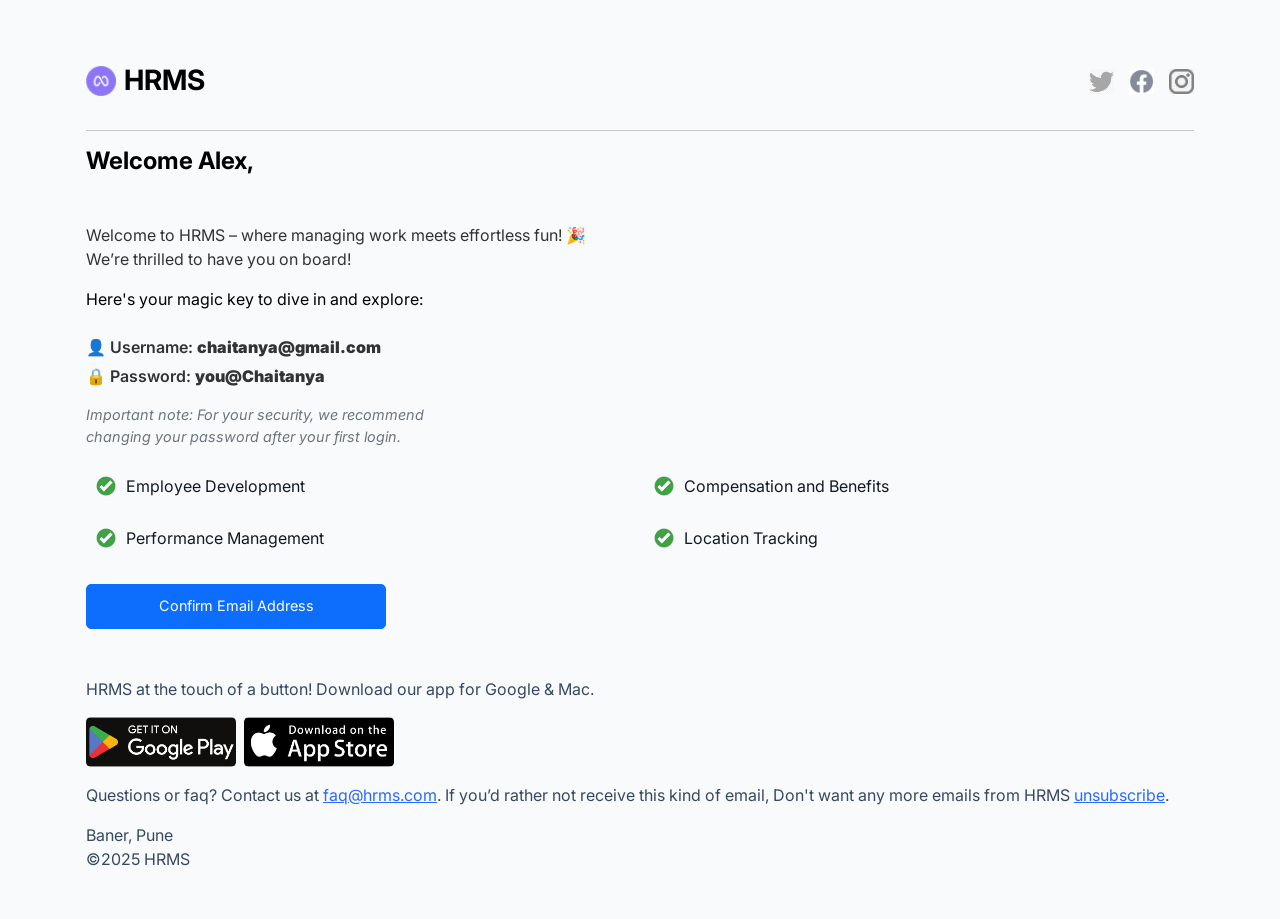
<file: index.html>
<!DOCTYPE html>
<html lang="en">
<head>
    <meta charset="UTF-8">
    <meta name="viewport" content="width=device-width, initial-scale=1.0">
    <title>HRMS Welcome Email</title>
    
    <!-- Bootstrap CSS -->
    <link href="https://cdn.jsdelivr.net/npm/bootstrap@5.3.0-alpha3/dist/css/bootstrap.min.css" rel="stylesheet">

    <!-- Custom CSS -->
    <link rel="stylesheet" href="css/styles.css">
    <!-- Google Font -->
    <link href="https://fonts.googleapis.com/css2?family=Inter:wght@400;700&display=swap" rel="stylesheet">
</head>
<body style="font-family: 'Inter'; padding-left: 48px; padding-right: 48px;">
    <div class="container my-5 px-3">
        <!-- Header Section -->
        <header class="d-flex justify-content-between align-items-center py-3">
            <div class="logo d-flex align-items-center">
                <img src="img/Frame 37.png" alt="HRMS Logo" class="hrms-logo">
                <h1 class="mb-0 ms-2" style="color: black;">HRMS</h1>
            </div>
            <div class="social-icons">
                <a href="#"><img src="img/twitter.png" alt="Twitter" class="social-icon"></a>
                <a href="#"><img src="img/facebook.png" alt="Facebook" class="social-icon"></a>
                <a href="#"><img src="img/instagram.png" alt="Instagram" class="social-icon"></a>
            </div>
        </header>
        <hr>

        <!-- Welcome Section -->
        <section class="mt-3">
            <h2 class="welcome-title">Welcome Alex,</h2>
            <p class="lead mb-3">Welcome to HRMS – where managing work meets effortless fun! 🎉<br>We’re thrilled to have you on board!</p>
            <p class="mb-4 text-black">Here's your magic key to dive in and explore:</p>
            <div class="credentials" style="max-width: 400px;">
                <p class="credentials-detail">👤 Username: <b>chaitanya@gmail.com</b></p>
                <p class="credentials-detail">🔒 Password: <b>you@Chaitanya</b></p>
                <p class="credentials-note" style="margin-top: 16px;">Important note: For your security, we recommend changing your password after your first login.</p>
            </div>
        </section>
        

        <!-- Features Section -->
        <div class="features" style="margin-top: 16px;">
            <div class="col-md-3">
                <img src="img/cg.png" alt="Tick" class="circular-tick"> Employee Development
            </div>
            <div class="col-md-3">
                <img src="img/cg.png" alt="Tick" class="circular-tick"> Compensation and Benefits
            </div>
            <div class="col-md-3">
                <img src="img/cg.png" alt="Tick" class="circular-tick"> Performance Management
            </div>
            <div class="col-md-3">
                <img src="img/cg.png" alt="Tick" class="circular-tick"> Location Tracking
            </div>
        </div>

        <!-- Call to Action Section -->
        <div class="cta mt-4">
            <button class="btn btn-primary btn-lg text-white confirm-btn">Confirm Email Address</button>
        </div>

        <!-- Footer Section -->
        <footer class="mt-5 small">
            <p>HRMS at the touch of a button! Download our app for Google & Mac.</p>
            <div class="d-flex justify-content-start gap-2">
                <button class="google-play-btn">
                    <img src="img/gplay.png" alt="Google Play">
                </button>
                <button class="app-store-btn">
                    <img src="img/app.png" alt="App Store">
                </button>
            </div>
            <p class="mt-3 mb-0" style="margin-top: 16px;">
                Questions or faq? Contact us at <a href="mailto:faq@hrms.com">faq@hrms.com</a>. If you’d rather not receive this kind of email, Don't want any more emails from HRMS <a href="#">unsubscribe</a>.
            </p>
            <p class="mb-0" style="margin-top: 16px;">Baner, Pune</p>
            <p class="mb-0">©2025 HRMS</p>
        </footer>
        
    </div>
</body>
</html>
</file>
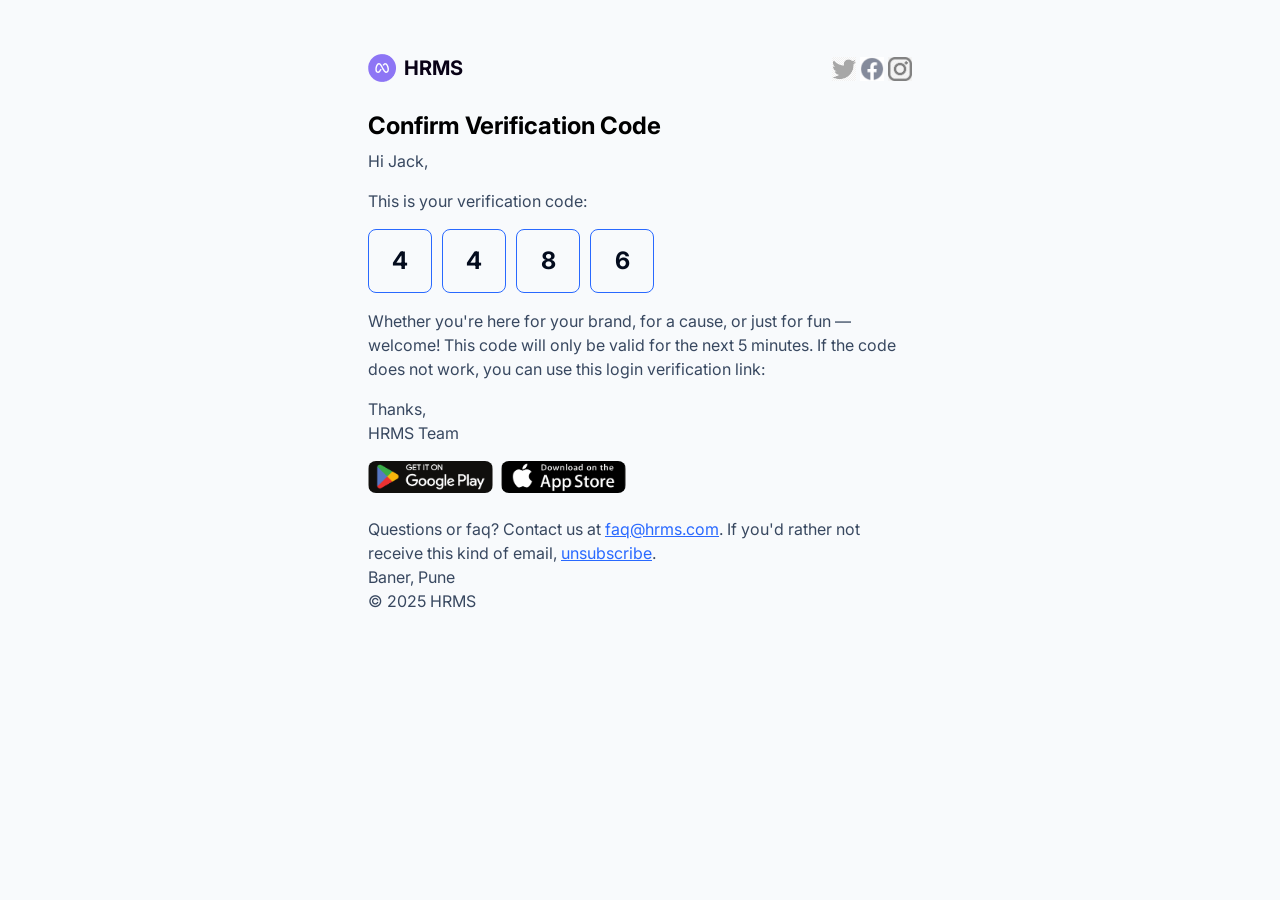
<file: otp_temp.html>
<!DOCTYPE html>
<html lang="en">
<head>
    <meta charset="UTF-8">
    <meta name="viewport" content="width=device-width, initial-scale=1.0">
    <title>HRMS Verification</title>
    <link href="https://cdn.jsdelivr.net/npm/bootstrap@5.3.0-alpha3/dist/css/bootstrap.min.css" rel="stylesheet">
    <link href="https://fonts.googleapis.com/css2?family=Inter:wght@400;700&display=swap" rel="stylesheet">
    <style>
        body {
            font-family: 'Inter', sans-serif;
            background-color: #F8FAFC;
            margin: 0;
            padding: 0;
        }

        .container {
            max-width: 640px;
            padding: 48px;
            margin: 0 auto;
        }

        .header {
            height: 40px;
            display: flex;
            justify-content: space-between;
            align-items: center;
        }

        .header .logo {
            display: flex;
            align-items: center;
            gap: 8px;
        }

        .header .logo img {
            height: 100%;
        }

        .header .logo span {
            font-size: 20px;
            font-weight: 700;
            color: #090216;
        }

        h2 {
            font-size: 24px;
            font-weight: 700;
            color: black;
            margin-top: 24px;
        }

        p {
            font-size: 16px;
            line-height: 1.5;
            color: #384860;
        }

        .verification-code {
            display: flex;
            gap: 10px;
            margin: 16px 0;
        }

        .verification-code div {
            width: 64px;
            height: 64px;
            border: 1px solid #2969FF;
            border-radius: 8px;
            display: flex;
            align-items: center;
            justify-content: center;
            font-size: 24px;
            font-weight: 700;
            color: #030b1d;
        }

        .btns button {
            width: 125px;
            height: 32px;
            border-radius: 8px; /* Rounded edges */
            border: none;
            background: none;
            padding: 0;
        }

        .btns button img {
            width: 100%;
            height: 100%;
            object-fit: cover;
            border-radius: 8px; /* Ensures the image inside the button matches the rounded shape */
        }

        footer {
            margin-top: 24px;
        }

        footer p {
            font-size: 16px;
            margin: 0;
        }

        footer a {
            color: #2969FF;
        }

        @media (max-width: 768px) {
            .container {
                max-width: 378px;
                padding: 24px;
            }
        }
    </style>
</head>
<body>
    <div class="container">
        <header class="header">
            <div class="logo">
                <img src="img/Frame 37.png" alt="HRMS Logo">
                <span>HRMS</span>
            </div>
            <div>
                <a href="#"><img src="img/twitter.png" alt="Twitter" width="24"></a>
                <a href="#"><img src="img/facebook.png" alt="Facebook" width="24"></a>
                <a href="#"><img src="img/instagram.png" alt="Instagram" width="24"></a>
            </div>
        </header>
        <h2>Confirm Verification Code</h2>
        <p>Hi Jack,</p>
        <p>This is your verification code:</p>
        <div class="verification-code">
            <div>4</div>
            <div>4</div>
            <div>8</div>
            <div>6</div>
        </div>
        <p>Whether you're here for your brand, for a cause, or just for fun — welcome! This code will only be valid for the next 5 minutes. If the code does not work, you can use this login verification link:</p>
        <p>Thanks, <br>HRMS Team</p>
        <div class="btns d-flex gap-2">
            <button>
                <img src="img/gplay.png" alt="Google Play">
            </button>
            <button>
                <img src="img/app.png" alt="App Store">
            </button>
        </div>
        <footer>
            <p>Questions or faq? Contact us at <a href="mailto:faq@hrms.com">faq@hrms.com</a>. If you'd rather not receive this kind of email, <a href="#">unsubscribe</a>.</p>
            <p>Baner, Pune</p>
            <p>© 2025 HRMS</p>
        </footer>
    </div>
</body>
</html>
</file>
<file: css/styles.css>
body {
    background-color: #F8FAFC;
    font-family: 'Inter';
    color: #333;
}

h1, h2 {
    color: black;
}

.welcome-title {
    font-size: 24px;
    font-weight: 700;
    margin-bottom: 48px; /* 32px spacing */
}

.lead, .text-black, .features .col-md-3 {
    font-size: 16px;
    font-weight: 400;
}

.logo h1 {
    font-size: 28px; 
    font-weight: 700; 
    color: #543197; 
}

.logo .hrms-logo {
    width: 30px;
    height: 30px;
}

.banner img {
    width: 100%;
    max-width: 640px;
    border-radius: 5px;
}

.credentials p {
    margin-bottom: 5px;
}

.credentials-detail {
    font-size: 1rem;
    font-weight: 600;
    color: #333;
}

.credentials-note {
    font-style: italic;
    font-size: 0.9rem;
    color: #6C757D;
}

.features {
    display: flex;
    flex-wrap: wrap;
    gap: 8px; /* Unified gap between features */
    justify-content: space-between;
}

.features .col-md-3 {
    flex: 1 1 calc(50% - 16px);
    display: flex;
    align-items: center;
    padding: 10px;
    font-size: 16px;
    font-weight: 400;
    color: #121A26; /* Darker text color */
    box-sizing: border-box;
}

.features img.circular-tick {
    width: 20px;
    height: 20px;
    margin-right: 10px;
}

.cta button.confirm-btn {
    width: 100%;
    max-width: 300px;
    margin: 0 auto;
    height: 45px;
    font-size: 0.9rem;
    border-radius: 5px;
}

footer p {
    color: #384860;
    font-size: 1rem;
}

footer a {
    color: #2969FF;
}

footer .google-play-btn, 
footer .app-store-btn {
    width: 150px; /* Button width */
    height: 50px; /* Button height */
    border: none;
    padding: 0; /* Remove any padding */
    background: none; /* No additional background */
    border-radius: 5px; /* Apply rounded corners */
}

footer .google-play-btn img, 
footer .app-store-btn img {
    width: 100%; /* Fill the width */
    height: 100%; /* Fill the height */
    object-fit: cover; /* Ensure the image covers the button area */
    display: block; /* Remove inline-block spacing issues */
    border-radius: 5px; /* Apply rounded corners */
}



footer .d-flex {
    gap: 10px; /* Adjusted gap between buttons */
}

footer p.mb-0 {
    margin-bottom: 0;
}

.social-icons {
    display: flex;
    align-items: center;
}

.social-icons a {
    margin-left: 15px;
}

.social-icon {
    width: 25px;
    height: 25px;
    object-fit: cover;
}

@media (max-width: 480px) {
    .features .col-md-3 {
        flex: 1 1 100%; /* Single column for smaller screens */
    }
}

button.btn-light img {
    width: 100%;
    height: 100%;
}
</file>
